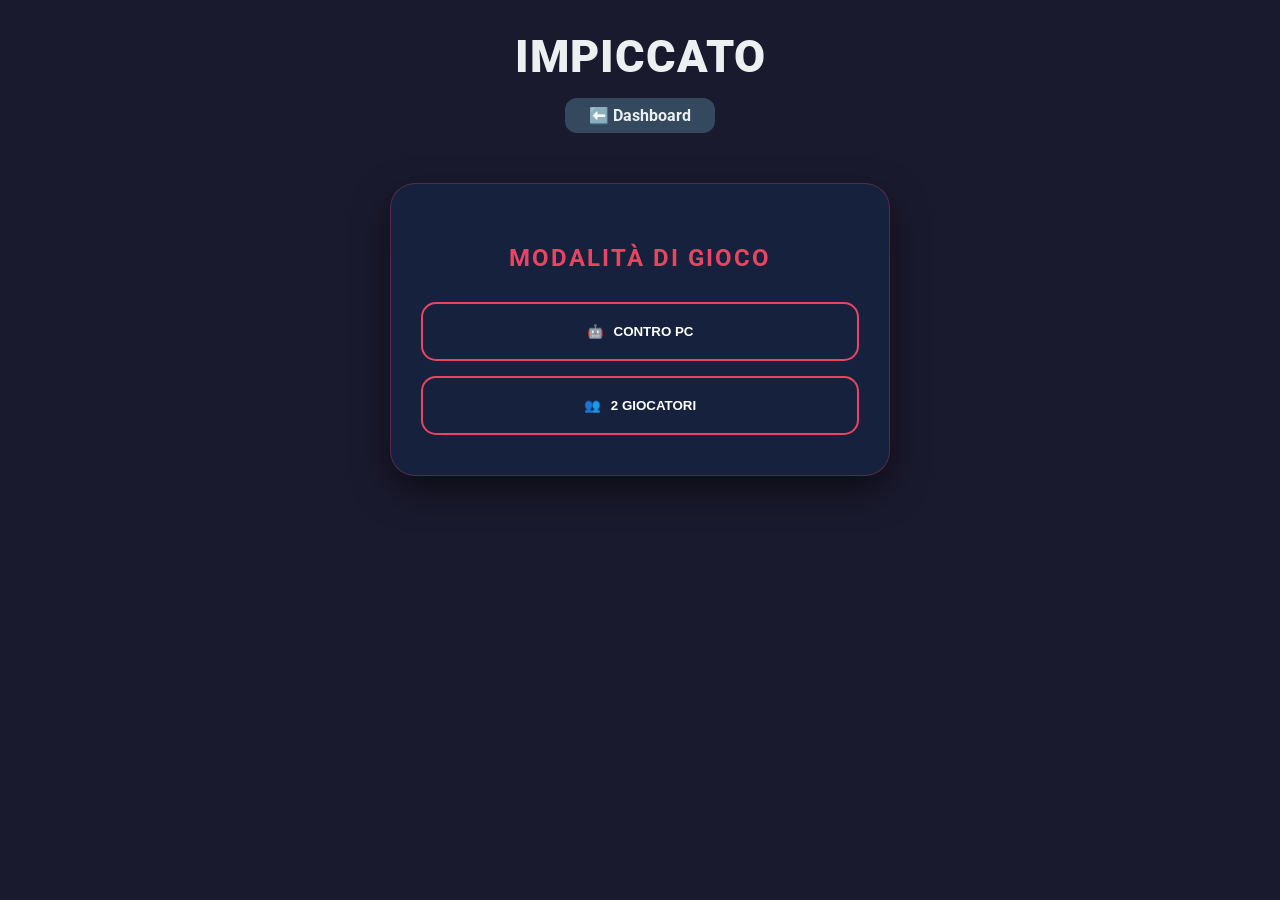
<file: giochi/impiccato/impiccato.html>
<!DOCTYPE html>
<html lang="it">
<head>
    <meta charset="UTF-8">
    <meta name="viewport" content="width=device-width, initial-scale=1.0">
    <title>Impiccato Pro - GAME+</title>
    <link rel="stylesheet" href="../../style.css">
    <link rel="stylesheet" href="impiccato-style.css">
</head>
<body>

    <div class="header-container">
        <h1 class="header-title">IMPICCATO</h1>
        <a href="../../index.html" class="user-chip" style="text-decoration: none;">⬅️ Dashboard</a>
    </div>

    <div class="game-wrapper">
        <div id="selection-screen" class="card">
            <h2>MODALITÀ DI GIOCO</h2>
            <div class="btn-group">
                <button class="btn-neon" onclick="setMode('pc')">
                    <span class="icon">🤖</span> CONTRO PC
                </button>
                <button class="btn-neon" onclick="setMode('2p')">
                    <span class="icon">👥</span> 2 GIOCATORI
                </button>
            </div>
        </div>

        <div id="setup-screen" class="card" style="display: none;">
            <h2>PAROLA SEGRETA</h2>
            <p>Inserisci la parola per il tuo amico:</p>
            <input type="password" id="secret-word-input" placeholder="Scrivi qui..." class="neon-input">
            <button class="btn-action" onclick="startTwoPlayerGame()">INIZIA SFIDA</button>
        </div>

        <div id="game-screen" class="card" style="display: none;">
            <div id="lives-container" class="lives-bar"></div>
            
            <div class="word-container">
                <div id="word-display" class="word-glow"></div>
            </div>

            <div class="input-section">
                <input type="text" id="letter-input" maxlength="1" placeholder="?" autocomplete="off">
                <button id="btn-guess" class="btn-action" onclick="makeGuess()">PROVA</button>
            </div>

            <div id="message" class="status-msg"></div>
            
            <button class="btn-restart" onclick="resetToMenu()">TORNA AL MENU</button>
        </div>
    </div>

    <script src="impiccato-logic.js"></script>

    <script src="../../anti-inspect.js"></script>
</body>
</html>
</file>
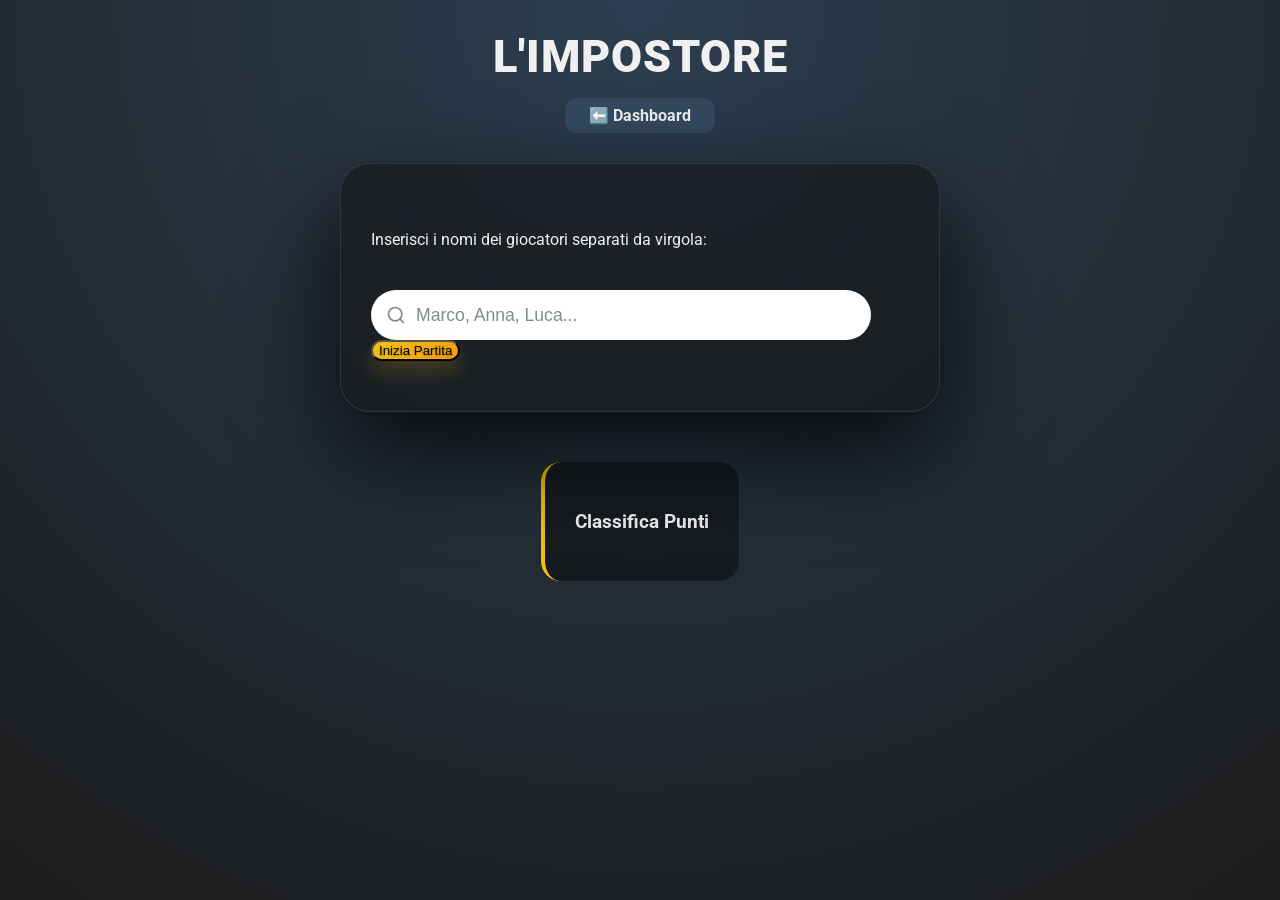
<file: giochi/impostore/impostore.html>
<!DOCTYPE html>
<html lang="it">
<head>
    <meta charset="UTF-8">
    <meta name="viewport" content="width=device-width, initial-scale=1.0">
    <title>L'Impostore - GAME+</title>
    <link rel="stylesheet" href="../../style.css">
    <link rel="stylesheet" href="impostore-style.css">
</head>
<body>

    <div class="header-container">
        <h1 class="header-title">L'IMPOSTORE</h1>
        <a href="../../index.html" class="user-chip" style="text-decoration: none;">⬅️ Dashboard</a>
    </div>

    <div id="setup-screen" class="game-container">
        <p>Inserisci i nomi dei giocatori separati da virgola:</p>
        <input type="text" id="input-nomi" placeholder="Marco, Anna, Luca..." class="search-bar">
        <button class="btn btn-primary" onclick="setupGioco()">Inizia Partita</button>
    </div>

    <div id="game-screen" class="game-container" style="display: none;">
        <h2 id="current-player-name">Giocatore: -</h2>
        <div id="word-box" class="secret-box" onclick="rivelaParola()">
            TOCCA PER VEDERE
        </div>
        <button id="btn-next" class="btn btn-secondary" onclick="prossimoTurno()" style="display: none;">PASSA TELEFONO</button>
    </div>

    <div id="vote-screen" class="game-container" style="display: none;">
        <h2>DISCUTETE E VOTATE!</h2>
        <p>Chi è l'impostore?</p>
        <div id="vote-list" class="vote-grid"></div>
    </div>

    <div id="leaderboard" class="leaderboard">
        <h3>Classifica Punti</h3>
        <ul id="punteggi-list"></ul>
    </div>

    <script src="impostore-logic.js"></script>

    <script src="../../anti-inspect.js"></script>
</body>
</html>
</file>
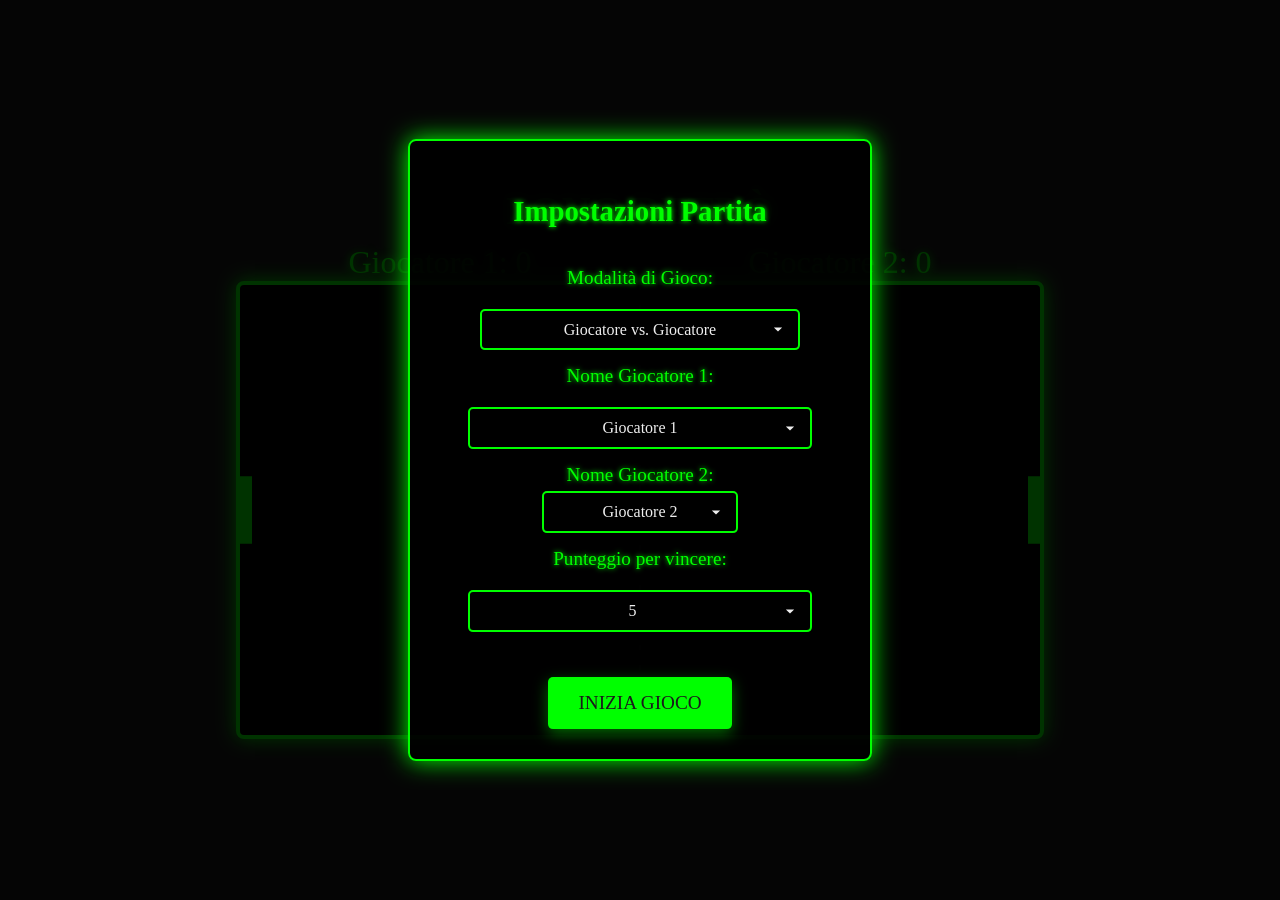
<file: giochi/pong/pong.html>
<!DOCTYPE html>
<html lang="it">
<head>
<meta charset="UTF-8" />
<meta name="viewport" content="width=device-width, initial-scale=1.0" />
<title>Gioco Pong</title>
<style>
    /* Stili globali per il corpo della pagina */
    body {
        background-color: #1a1a1a; /* Sfondo scuro per un look più moderno */
        display: flex; /* Utilizza Flexbox per centrare il contenuto */
        flex-direction: column; /* Organizza gli elementi in colonna */
        justify-content: center; /* Centra verticalmente */
        align-items: center; /* Centra orizzontalmente */
        min-height: 100vh; /* Assicura che il corpo occupi almeno l'intera altezza della viewport */
        margin: 0; /* Rimuove i margini predefiniti del browser */
        font-family: 'Press Start 2P', cursive; /* Font in stile retrò per un'atmosfera arcade */
        color: #eee; /* Colore del testo chiaro */
        overflow: hidden; /* Nasconde lo scrollbar se il contenuto è più grande della viewport */
    }

    /* Importa un font da Google Fonts per uno stile retrò */
    @import url('https://fonts.googleapis.com/css2?family=Press+Start+2P&display=swap');

    /* Stili per il titolo del gioco */
    h1 {
        font-size: 2.5rem; /* Dimensione del titolo */
        margin-bottom: 5px; /* Margine inferiore ulteriormente ridotto */
        color: #00ff00; /* Colore verde neon */
        text-shadow: 0 0 10px #00ff00; /* Ombra neon per un effetto luminoso */
    }

    /* Stili per il canvas del gioco */
    #gameCanvas {
        border: 4px solid #00ff00; /* Bordo verde neon */
        background-color: #000; /* Sfondo nero per il campo da gioco */
        box-shadow: 0 0 20px #00ff00; /* Ombra esterna neon */
        border-radius: 8px; /* Angoli arrotondati */
        display: block; /* Rimuove lo spazio extra sotto il canvas */
        width: 90%; /* Rende il canvas più fluido e responsivo */
        max-width: 800px; /* Limita la larghezza massima */
        aspect-ratio: 16 / 9; /* Modificato per allungare il campo in larghezza (rapporto 16:9) */
    }

    /* Stili per la bacheca dei punteggi */
    #scoreBoard {
        display: flex; /* Utilizza Flexbox per disporre i punteggi */
        justify-content: space-around; /* Spazia uniformemente gli elementi */
        width: 90%; /* Larghezza proporzionale */
        max-width: 800px; /* Larghezza massima */
        margin-top: 5px; /* Margine superiore ulteriormente ridotto */
        font-size: 2rem; /* Dimensione del font */
        color: #00ff00; /* Colore verde neon */
        text-shadow: 0 0 8px #00ff00; /* Ombra neon */
    }

    /* Stili per la casella dei messaggi (Game Over, ecc.) */
    #messageBox {
        background-color: rgba(0, 0, 0, 0.9); /* Sfondo più scuro per il pop-up */
        border: 2px solid #00ff00; /* Bordo verde neon */
        border-radius: 8px; /* Angoli arrotondati */
        padding: 20px; /* Spaziatura interna */
        font-size: 1.5rem; /* Dimensione del font */
        color: #00ff00; /* Colore verde neon */
        text-shadow: 0 0 5px #00ff00; /* Ombra neon */
        display: none; /* Nascosto di default, mostrato via JavaScript */
        text-align: center; /* Centra il testo */
        box-shadow: 0 0 25px #00ff00; /* Ombra esterna neon */
        
        /* Stili per il posizionamento come pop-up */
        position: fixed; /* Posizionamento fisso rispetto alla viewport */
        top: 50%; /* Centra verticalmente */
        left: 50%; /* Centra orizzontalmente */
        transform: translate(-50%, -50%); /* Trasforma per un centramento perfetto */
        z-index: 100; /* Assicura che sia sopra gli altri elementi */
        max-width: 90%; /* Larghezza massima per responsività */
        width: 400px; /* Larghezza fissa per il pop-up */

        /* Aggiunto per centrare il pulsante "Gioca Ancora" */
        display: flex; /* Usa flexbox per il layout interno */
        flex-direction: column; /* Organizza gli elementi in colonna */
        align-items: center; /* Centra orizzontalmente gli elementi figli */
        justify-content: center; /* Centra verticalmente gli elementi figli */
    }

    /* Stili per il contenitore delle impostazioni iniziali (pop-up) */
    #gameSetup {
        background-color: rgba(0, 0, 0, 0.9); /* Sfondo più scuro per il pop-up */
        border: 2px solid #00ff00;
        border-radius: 8px;
        padding: 30px;
        font-size: 1.2rem;
        color: #00ff00;
        text-shadow: 0 0 5px #00ff00;
        text-align: center;
        box-shadow: 0 0 25px #00ff00; /* Ombra più intensa */
        
        /* Stili per il posizionamento e l'overlay */
        position: fixed; /* Posizionamento fisso rispetto alla viewport */
        top: 50%; /* Centra verticalmente */
        left: 50%; /* Centra orizzontalmente */
        transform: translate(-50%, -50%); /* Trasforma per un centramento perfetto */
        z-index: 100; /* Assicura che sia sopra gli altri elementi */
        max-width: 90%; /* Larghezza massima per responsività */
        width: 400px; /* Larghezza fissa per il pop-up */

        /* Aggiunto per centrare gli elementi figli del pop-up */
        display: flex; /* Usa flexbox per il layout interno */
        flex-direction: column; /* Organizza gli elementi in colonna */
        align-items: center; /* Centra orizzontalmente gli elementi figli */
        gap: 15px; /* Spazio tra gli elementi */
    }

    /* Stili per l'overlay che oscurerà lo sfondo */
    #overlay {
        position: fixed;
        top: 0;
        left: 0;
        width: 100%;
        height: 100%;
        background-color: rgba(0, 0, 0, 0.8); /* Sfondo nero semi-trasparente */
        z-index: 99; /* Appena sotto il pop-up */
        display: none; /* Nascosto di default */
    }

    #gameSetup label {
        display: block;
        margin-bottom: 5px;
    }

    #gameSetup input[type="text"],
    #gameSetup input[type="number"],
    #gameSetup select { /* Aggiunto stile per il selettore */
        width: 80%;
        padding: 10px;
        border: 2px solid #00ff00;
        background-color: #000;
        color: #eee;
        font-family: 'Press Start 2P', cursive;
        font-size: 1rem;
        border-radius: 5px;
        text-align: center;
        outline: none; /* Rimuove il bordo di focus predefinito */
        appearance: none; /* Rimuove lo stile predefinito del sistema operativo per il select */
        -webkit-appearance: none;
        -moz-appearance: none;
        background-image: url('data:image/svg+xml;utf8,<svg fill="%23eee" height="24" viewBox="0 0 24 24" width="24" xmlns="http://www.w3.org/2000/svg"><path d="M7 10l5 5 5-5z"/><path d="M0 0h24v24H0z" fill="none"/></svg>'); /* Freccia personalizzata */
        background-repeat: no-repeat;
        background-position: right 10px center;
        background-size: 20px;
    }

    #gameSetup input[type="text"]:focus,
    #gameSetup input[type="number"]:focus,
    #gameSetup select:focus { /* Aggiunto stile per il selettore */
        box-shadow: 0 0 10px #00ff00; /* Effetto luminoso al focus */
    }

    /* Stili per i pulsanti Start e Restart */
    #startButton, #restartButton {
        background-color: #00ff00; /* Verde neon */
        color: #1a1a1a; /* Testo scuro */
        border: none; /* Rimuove il bordo */
        padding: 15px 30px; /* Spaziatura interna */
        margin-top: 30px; /* Margine superiore */
        font-family: 'Press Start 2P', cursive; /* Font in stile retrò */
        font-size: 1.2rem; /* Dimensione del font */
        border-radius: 5px; /* Angoli arrotondati */
        cursor: pointer; /* Cambia il cursore al passaggio del mouse */
        box-shadow: 0 5px 15px rgba(0, 255, 0, 0.4); /* Ombra più pronunciata */
        transition: all 0.2s ease; /* Transizione fluida per gli effetti hover/active */
    }

    /* Effetto hover per i pulsanti */
    #startButton:hover, #restartButton:hover {
        background-color: #00cc00; /* Verde leggermente più scuro */
        transform: translateY(-3px); /* Effetto "sollevamento" */
        box-shadow: 0 8px 20px rgba(0, 255, 0, 0.6); /* Ombra più grande e intensa */
    }

    /* Effetto active (quando il pulsante viene clicclato) */
    #startButton:active, #restartButton:active {
        transform: translateY(0); /* Torna alla posizione originale */
        box-shadow: 0 2px 5px rgba(0, 255, 0, 0.2); /* Ombra più piccola */
    }

    /* Stili per nascondere l'input del nome del giocatore 2 in modalità PC */
    .hidden-input {
        display: none;
    }
</style>
</head>
<body>
<h1>PONG RETRÒ</h1>

<div id="scoreBoard">
    <div id="player1Score">Giocatore 1: 0</div>
    <div id="player2Score">Giocatore 2: 0</div>
</div>

<canvas id="gameCanvas"></canvas>

<!-- Overlay per oscurare lo sfondo quando il pop-up è attivo -->
<div id="overlay"></div>

<div id="gameSetup">
    <h2>Impostazioni Partita</h2>
    
    <label for="gameModeSelect">Modalità di Gioco:</label>
    <select id="gameModeSelect">
        <option value="player-vs-player">Giocatore vs. Giocatore</option>
        <option value="player-vs-pc">Giocatore vs. PC</option>
    </select>

    <label for="player1NameInput">Nome Giocatore 1:</label>
    <input type="text" id="player1NameInput" value="Giocatore 1" maxlength="10">

    <div id="player2NameContainer">
        <label for="player2NameInput">Nome Giocatore 2:</label>
        <input type="text" id="player2NameInput" value="Giocatore 2" maxlength="10">
    </div>

    <label for="winningScoreInput">Punteggio per vincere:</label>
    <input type="number" id="winningScoreInput" value="5" min="1" max="20">

    <button id="startButton">INIZIA GIOCO</button>
</div>


<div id="messageBox">
    <p id="messageText"></p>
    <button id="restartButton" style="display: none;">GIOCA ANCORA</button>
    <a href="../../index.html" class="control-button text-center">Torna alla Home</a>
</div>

<script>
// Riferimenti agli elementi HTML del DOM
const canvas = document.getElementById('gameCanvas');
const ctx = canvas.getContext('2d'); // Contesto di rendering 2D del canvas
const player1ScoreDisplay = document.getElementById('player1Score');
const player2ScoreDisplay = document.getElementById('player2Score');
const startButton = document.getElementById('startButton');
const messageBox = document.getElementById('messageBox');
const messageText = document.getElementById('messageText');
const restartButton = document.getElementById('restartButton');
const gameSetup = document.getElementById('gameSetup'); // Nuovo elemento per le impostazioni
const player1NameInput = document.getElementById('player1NameInput'); // Input nome Giocatore 1
const player2NameInput = document.getElementById('player2NameInput'); // Input nome Giocatore 2
const winningScoreInput = document.getElementById('winningScoreInput'); // Input punteggio vittoria
const overlay = document.getElementById('overlay'); // Nuovo riferimento all'overlay
const gameModeSelect = document.getElementById('gameModeSelect'); // Selettore modalità di gioco
const player2NameContainer = document.getElementById('player2NameContainer'); // Contenitore nome Giocatore 2

// Variabili globali per le dimensioni degli elementi di gioco
let racchettaWidth;
let racchettaHeight;
let pallinaSize;

// Variabili globali per le posizioni degli elementi di gioco
let racchetta1Y; // Posizione Y della racchetta del giocatore 1
let racchetta2Y; // Posizione Y della racchetta del giocatore 2

let pallinaX; // Posizione X della pallina
let pallinaY; // Posizione Y della pallina
let velocitàPallinaX; // Velocità orizzontale della pallina
let velocitàPallinaY; // Velocità verticale della pallina

// Variabili per i punteggi dei giocatori
let player1Score = 0;
let player2Score = 0;
let winningScore = 5; // Punteggio per vincere, ora personalizzabile

let player1Name = "Giocatore 1"; // Nome Giocatore 1, ora personalizzabile
let player2Name = "Giocatore 2"; // Nome Giocatore 2, ora personalizzabile

// Variabile di stato per controllare se il gioco è in esecuzione
let gameRunning = false;
let gameMode = 'player-vs-player'; // Modalità di gioco attuale (default: Giocatore vs Giocatore)

// Oggetto per tenere traccia dello stato dei tasti premuti
const tasti = {
    W: false,
    S: false,
    Up: false,
    Down: false
};

// Event listener per la pressione dei tasti (keydown)
document.addEventListener('keydown', (e) => {
    // Imposta a true lo stato del tasto corrispondente quando viene premuto
    if (e.key === 'w' || e.key === 'W') tasti.W = true;
    if (e.key === 's' || e.key === 'S') tasti.S = true;
    if (gameMode === 'player-vs-player') { // I tasti freccia sono attivi solo in modalità PvP
        if (e.key === 'ArrowUp') tasti.Up = true;
        if (e.key === 'ArrowDown') tasti.Down = true;
    }
});

// Event listener per il rilascio dei tasti (keyup)
document.addEventListener('keyup', (e) => {
    // Imposta a false lo stato del tasto corrispondente quando viene rilasciato
    if (e.key === 'w' || e.key === 'W') tasti.W = false;
    if (e.key === 's' || e.key === 'S') tasti.S = false;
    if (gameMode === 'player-vs-player') { // I tasti freccia sono attivi solo in modalità PvP
        if (e.key === 'ArrowUp') tasti.Up = false;
        if (e.key === 'ArrowDown') tasti.Down = false;
    }
});

// Event listener per il cambio di modalità di gioco
gameModeSelect.addEventListener('change', (e) => {
    gameMode = e.target.value;
    if (gameMode === 'player-vs-pc') {
        player2NameContainer.classList.add('hidden-input'); // Nasconde l'input del nome del giocatore 2
        player2NameInput.value = "PC"; // Imposta il nome del giocatore 2 a "PC"
    } else {
        player2NameContainer.classList.remove('hidden-input'); // Mostra l'input del nome del giocatore 2
        player2NameInput.value = "Giocatore 2"; // Resetta il nome del giocatore 2
    }
});


// Funzione per inizializzare o resettare lo stato del gioco
function initializeGame() {
    // Imposta le dimensioni del canvas in base alla larghezza del suo contenitore
    const containerWidth = canvas.clientWidth;
    canvas.width = containerWidth;
    canvas.height = containerWidth * (9/16); // Modificato per un rapporto d'aspetto 16:9 (più largo)

    // Logga le dimensioni del canvas per debug
    console.log("Canvas Width:", canvas.width, "Canvas Height:", canvas.height);

    // Calcola le dimensioni degli elementi di gioco in modo proporzionale al canvas
    racchettaWidth = canvas.width * 0.015; // 1.5% della larghezza del canvas
    racchettaHeight = canvas.height * 0.15; // 15% dell'altezza del canvas
    pallinaSize = canvas.width * 0.015; // 1.5% della larghezza del canvas

    // Posizioni iniziali delle racchette (centrate verticalmente)
    racchetta1Y = (canvas.height - racchettaHeight) / 2;
    racchetta2Y = (canvas.height - racchettaHeight) / 2;

    // Posizione iniziale della pallina (centrata)
    pallinaX = canvas.width / 2;
    pallinaY = canvas.height / 2;

    // Velocità iniziale della pallina, proporzionale alla dimensione del canvas
    velocitàPallinaX = (Math.random() > 0.5 ? 1 : -1) * canvas.width * 0.006; // Direzione casuale iniziale
    velocitàPallinaY = (Math.random() > 0.5 ? 1 : -1) * canvas.height * 0.006; // Direzione casuale iniziale

    // Resetta i punteggi e aggiorna la visualizzazione
    player1Score = 0;
    player2Score = 0;
    player1ScoreDisplay.textContent = `${player1Name}: ${player1Score}`; // Usa il nome scelto
    player2ScoreDisplay.textContent = `${player2Name}: ${player2Score}`; // Usa il nome scelto

    // Nasconde la casella dei messaggi
    messageBox.style.display = 'none';
    restartButton.style.display = 'none';

    // Mostra il pop-up delle impostazioni e l'overlay
    gameSetup.style.display = 'flex';
    overlay.style.display = 'block';

    drawGame(); // Disegna lo stato iniziale del gioco
}

// Funzione per disegnare tutti gli elementi di gioco sul canvas
function drawGame() {
    ctx.clearRect(0, 0, canvas.width, canvas.height); // Pulisce l'intero canvas

    // Disegna racchetta 1 (a sinistra)
    ctx.fillStyle = '#00ff00'; // Colore verde neon
    ctx.fillRect(0, racchetta1Y, racchettaWidth, racchettaHeight);

    // Disegna racchetta 2 (a destra)
    ctx.fillRect(canvas.width - racchettaWidth, racchetta2Y, racchettaWidth, racchettaHeight);

    // Disegna la pallina (come un cerchio)
    ctx.beginPath(); // Inizia un nuovo percorso di disegno
    ctx.arc(pallinaX + pallinaSize / 2, pallinaY + pallinaSize / 2, pallinaSize / 2, 0, Math.PI * 2); // Disegna un cerchio
    ctx.fillStyle = '#ff00ff'; // Colore magenta neon
    ctx.fill(); // Riempi il cerchio

    // Disegna la linea centrale tratteggiata
    ctx.strokeStyle = '#333'; // Colore della linea
    ctx.lineWidth = 2; // Spessore della linea
    ctx.setLineDash([5, 15]); // Imposta il pattern tratteggiato (5px linea, 15px spazio)
    ctx.beginPath(); // Inizia un nuovo percorso
    ctx.moveTo(canvas.width / 2, 0); // Sposta all'inizio della linea (centro superiore)
    ctx.lineTo(canvas.width / 2, canvas.height); // Disegna la linea fino al centro inferiore
    ctx.stroke(); // Esegui il disegno della linea
    ctx.setLineDash([]); // Resetta il pattern della linea per i disegni futuri
}

// Funzione per aggiornare la logica del gioco (movimento, collisioni, punteggio)
function updateGame() {
    if (!gameRunning) return; // Se il gioco non è in esecuzione, esci dalla funzione

    const paddleSpeed = canvas.height * 0.01; // Velocità racchetta proporzionale all'altezza del canvas

    // Muovi racchetta 1 in base ai tasti W e S
    if (tasti.W && racchetta1Y > 0) racchetta1Y -= paddleSpeed;
    if (tasti.S && racchetta1Y < canvas.height - racchettaHeight) racchetta1Y += paddleSpeed;

    // Logica per il movimento della racchetta 2 (Giocatore o PC)
    if (gameMode === 'player-vs-player') {
        // Muovi racchetta 2 in base ai tasti freccia Su e Giù
        if (tasti.Up && racchetta2Y > 0) racchetta2Y -= paddleSpeed;
        if (tasti.Down && racchetta2Y < canvas.height - racchettaHeight) racchetta2Y += paddleSpeed;
    } else if (gameMode === 'player-vs-pc') {
        // Logica AI per la racchetta del PC
        const centerRacchetta2 = racchetta2Y + racchettaHeight / 2;
        const centerPallina = pallinaY + pallinaSize / 2;

        // Il PC cerca di centrare la racchetta sulla pallina
        if (centerRacchetta2 < centerPallina - racchettaHeight * 0.1) { // Aggiunto un offset per rendere l'AI meno perfetta
            racchetta2Y += paddleSpeed * 0.8; // Velocità leggermente ridotta per l'AI
        } else if (centerRacchetta2 > centerPallina + racchettaHeight * 0.1) {
            racchetta2Y -= paddleSpeed * 0.8;
        }

        // Limita la racchetta del PC all'interno del canvas
        if (racchetta2Y < 0) racchetta2Y = 0;
        if (racchetta2Y > canvas.height - racchettaHeight) racchetta2Y = canvas.height - racchettaHeight;
    }

    // Muovi la pallina in base alla sua velocità
    pallinaX += velocitàPallinaX;
    pallinaY += velocitàPallinaY;

    // Rimbalzo sui bordi superiore e inferiore del canvas
    if (pallinaY <= 0 || pallinaY + pallinaSize >= canvas.height) {
        velocitàPallinaY = -velocitàPallinaY; // Inverti la direzione verticale
        // Qui si potrebbe aggiungere un effetto sonoro o visivo per il rimbalzo
    }

    // Gestione del rimbalzo con le racchette
    // Racchetta sinistra
    if (
        pallinaX <= racchettaWidth && // La pallina ha raggiunto la posizione X della racchetta
        pallinaY + pallinaSize >= racchetta1Y && // La pallina è all'interno della racchetta verticalmente (parte inferiore)
        pallinaY <= racchetta1Y + racchettaHeight // La pallina è all'interno della racchetta verticalmente (parte superiore)
    ) {
        velocitàPallinaX = -velocitàPallinaX; // Inverti la direzione orizzontale
        // Aumenta leggermente la velocità della pallina dopo il rimbalzo per aumentare la difficoltà
        velocitàPallinaX *= 1.05;
        velocitàPallinaY *= 1.05;
        // Limita la velocità massima per evitare che diventi ingiocabile
        if (Math.abs(velocitàPallinaX) > canvas.width * 0.02) velocitàPallinaX = Math.sign(velocitàPallinaX) * canvas.width * 0.02;
        if (Math.abs(velocitàPallinaY) > canvas.height * 0.02) velocitàPallinaY = Math.sign(velocitàPallinaY) * canvas.height * 0.02;
    }

    // Racchetta destra
    if (
        pallinaX + pallinaSize >= canvas.width - racchettaWidth && // La pallina ha raggiunto la posizione X della racchetta
        pallinaY + pallinaSize >= racchetta2Y && // La pallina è all'interno della racchetta verticalmente (parte inferiore)
        pallinaY <= racchetta2Y + racchettaHeight // La pallina è all'interno della racchetta verticalmente (parte superiore)
    ) {
        velocitàPallinaX = -velocitàPallinaX; // Inverti la direzione orizzontale
        // Aumenta leggermente la velocità della pallina dopo il rimbalzo
        velocitàPallinaX *= 1.05;
        velocitàPallinaY *= 1.05;
        // Limita la velocità massima
        if (Math.abs(velocitàPallinaX) > canvas.width * 0.02) velocitàPallinaX = Math.sign(velocitàPallinaX) * canvas.width * 0.02;
        if (Math.abs(velocitàPallinaY) > canvas.height * 0.02) velocitàPallinaY = Math.sign(velocitàPallinaY) * canvas.height * 0.02;
    }

    // Gestione del punteggio o del reset se la pallina esce dal campo
    if (pallinaX < 0) { // Pallina esce a sinistra (punto per il giocatore 2)
        player2Score++; // Incrementa il punteggio del giocatore 2
        player2ScoreDisplay.textContent = `${player2Name}: ${player2Score}`; // Aggiorna la visualizzazione
        resetBall(); // Resetta la pallina al centro
        checkWinCondition(); // Controlla se il giocatore 2 ha vinto
    } else if (pallinaX + pallinaSize > canvas.width) { // Pallina esce a destra (punto per il giocatore 1)
        player1Score++; // Incrementa il punteggio del giocatore 1
        player1ScoreDisplay.textContent = `${player1Name}: ${player1Score}`; // Aggiorna la visualizzazione
        resetBall(); // Resetta la pallina al centro
        checkWinCondition(); // Controlla se il giocatore 1 ha vinto
    }
}

// Funzione per resettare la posizione e la direzione della pallina
function resetBall() {
    pallinaX = canvas.width / 2 - pallinaSize / 2; // Posiziona la pallina al centro orizzontalmente
    pallinaY = canvas.height / 2 - pallinaSize / 2; // Posiziona la pallina al centro verticalmente
    // Imposta una direzione iniziale casuale (sinistra o destra) e velocità proporzionale
    velocitàPallinaX = (Math.random() > 0.5 ? 1 : -1) * canvas.width * 0.006;
    velocitàPallinaY = (Math.random() > 0.5 ? 1 : -1) * canvas.height * 0.006;
}

// Funzione per controllare se un giocatore ha raggiunto il punteggio di vittoria
function checkWinCondition() {
    if (player1Score >= winningScore) {
        endGame(`${player1Name} HA VINTO!`); // Termina il gioco con il messaggio di vittoria per il giocatore 1
    } else if (player2Score >= winningScore) {
        endGame(`${player2Name} HA VINTO!`); // Termina il gioco con il messaggio di vittoria per il giocatore 2
    }
}

// Funzione per terminare il gioco e mostrare il messaggio finale
function endGame(message) {
    gameRunning = false; // Imposta lo stato del gioco su non in esecuzione
    messageText.textContent = message; // Imposta il testo del messaggio
    messageBox.style.display = 'flex'; // Mostra la casella dei messaggi come flexbox
    restartButton.style.display = 'block'; // Mostra il pulsante "Gioca Ancora"
    overlay.style.display = 'block'; // Mostra l'overlay quando il gioco finisce
}

// Loop di gioco principale che aggiorna e ridisegna il gioco ad ogni frame
function gameLoop() {
    updateGame(); // Aggiorna la logica del gioco
    drawGame(); // Ridisegna gli elementi sul canvas
    if (gameRunning) { // Continua il loop solo se il gioco è in esecuzione
        requestAnimationFrame(gameLoop); // Richiede il prossimo frame per un'animazione fluida
    }
}

// Event listener per il pulsante "INIZIA GIOCO"
startButton.addEventListener('click', () => {
    // Leggi i nomi e il punteggio massimo dagli input
    player1Name = player1NameInput.value.trim() || "Giocatore 1";
    gameMode = gameModeSelect.value; // Aggiorna la modalità di gioco

    if (gameMode === 'player-vs-pc') {
        player2Name = "PC";
    } else {
        player2Name = player2NameInput.value.trim() || "Giocatore 2";
    }
    
    winningScore = parseInt(winningScoreInput.value);

    // Validazione del punteggio massimo
    if (isNaN(winningScore) || winningScore < 1) {
        winningScore = 5; // Valore di default se l'input non è valido
        winningScoreInput.value = 5; // Aggiorna l'input con il valore di default
    }

    // Aggiorna la visualizzazione dei nomi e del punteggio
    player1ScoreDisplay.textContent = `${player1Name}: ${player1Score}`;
    player2ScoreDisplay.textContent = `${player2Name}: ${player2Score}`;

    gameSetup.style.display = 'none'; // Nasconde le impostazioni
    overlay.style.display = 'none'; // Nasconde l'overlay
    messageBox.style.display = 'none'; // Nasconde eventuali messaggi precedenti
    gameRunning = true; // Imposta lo stato del gioco su in esecuzione
    resetBall(); // Posiziona la pallina al centro e le dà una direzione iniziale
    gameLoop(); // Avvia il loop di gioco
});

// Event listener per il pulsante "GIOCA ANCORA"
restartButton.addEventListener('click', () => {
    initializeGame(); // Resetta completamente lo stato del gioco, mostrando le impostazioni
});

// Inizializza il gioco quando la finestra è completamente caricata
window.onload = initializeGame;

// Gestisce il ridimensionamento della finestra per mantenere la responsività
// Ricalcola le dimensioni e riposiziona gli elementi quando la finestra viene ridimensionata
window.addEventListener('resize', initializeGame);
</script>

<script src="../../anti-inspect.js"></script>
</body>
</html>
</file>
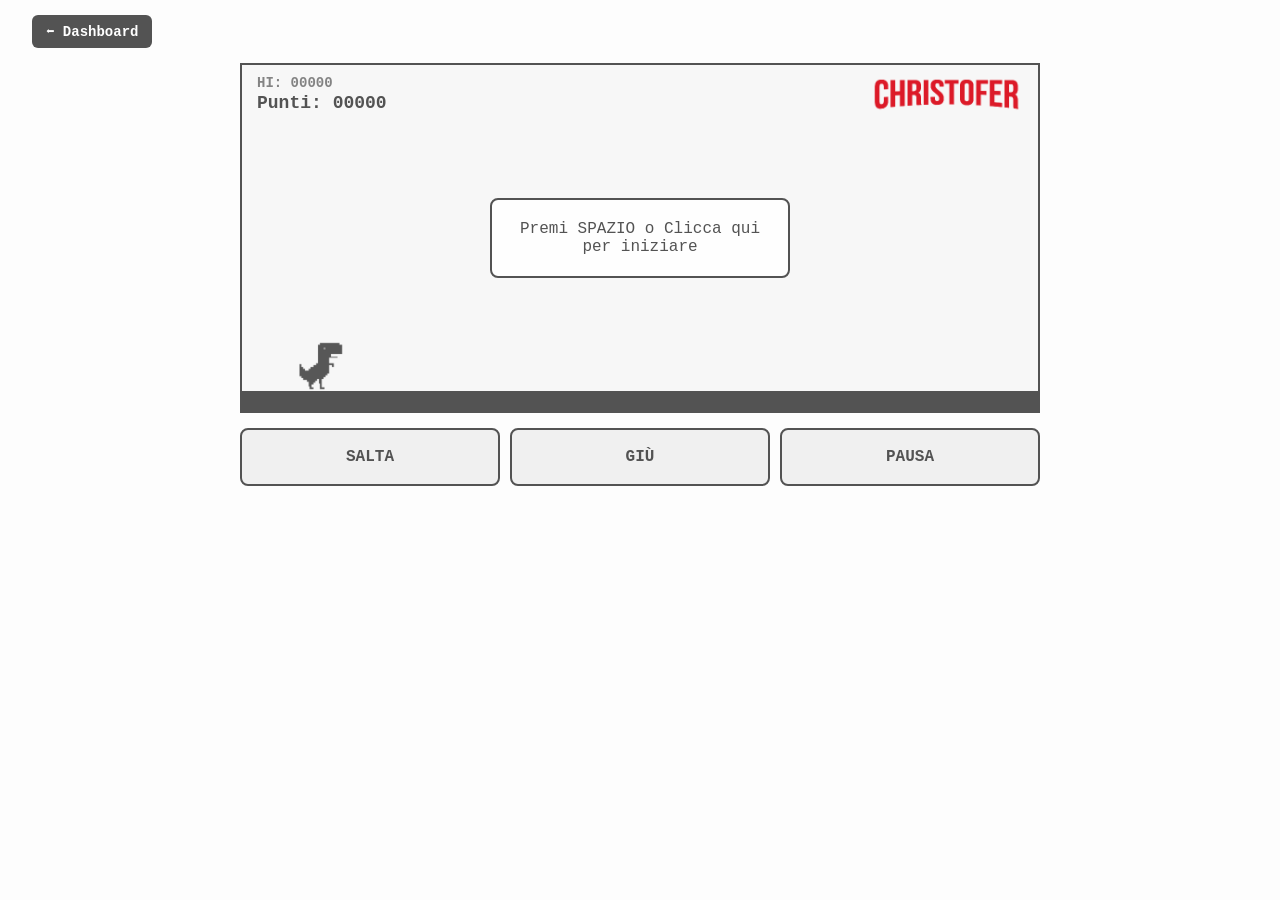
<file: giochi/rex/rex.html>
<!DOCTYPE html>
<html lang="it">
<head>
    <meta charset="UTF-8" />
    <meta name="viewport" content="width=device-width, initial-scale=1.0, maximum-scale=1.0, user-scalable=no">
    <title>Chrome Dino - GAME+</title>
    <link rel="stylesheet" href="style.css"/>
</head>
<body>
    <a href="../../index.html" class="btn-home">⬅️ Dashboard</a>

    <div id="screen">
        <div id="ui-container">
            <div id="high-score-box">HI: <span id="high-score">00000</span></div>
            <div id="score-box">Punti: <span id="current-score">00000</span></div>
        </div>

        <img src="trex1.png" id="dino" alt="Dino" />
        <img src="logo.png" id="logo" alt="Logo" /> 
        
        <div id="start-message">Premi SPAZIO o Clicca qui per iniziare</div>
        <div id="pause-message" style="display: none;">PAUSA</div>

        <div id="game-over-popup" style="display: none;">
            <h2>GAME OVER</h2>
            <p id="final-score-text"></p>
            <p>Premi SPAZIO o Clicca qui per riprovare</p>
        </div>

        <div id="ground"></div>
    </div>

    <div id="game-controls">
        <button id="btn-jump" class="control-btn">SALTA</button>
        <button id="btn-duck" class="control-btn">GIÙ</button>
        <button id="btn-pause" class="control-btn">PAUSA</button>
    </div>

    <script src="scripts.js"></script>
    <script src="../../anti-inspect.js"></script>
</body>
</html>
</file>
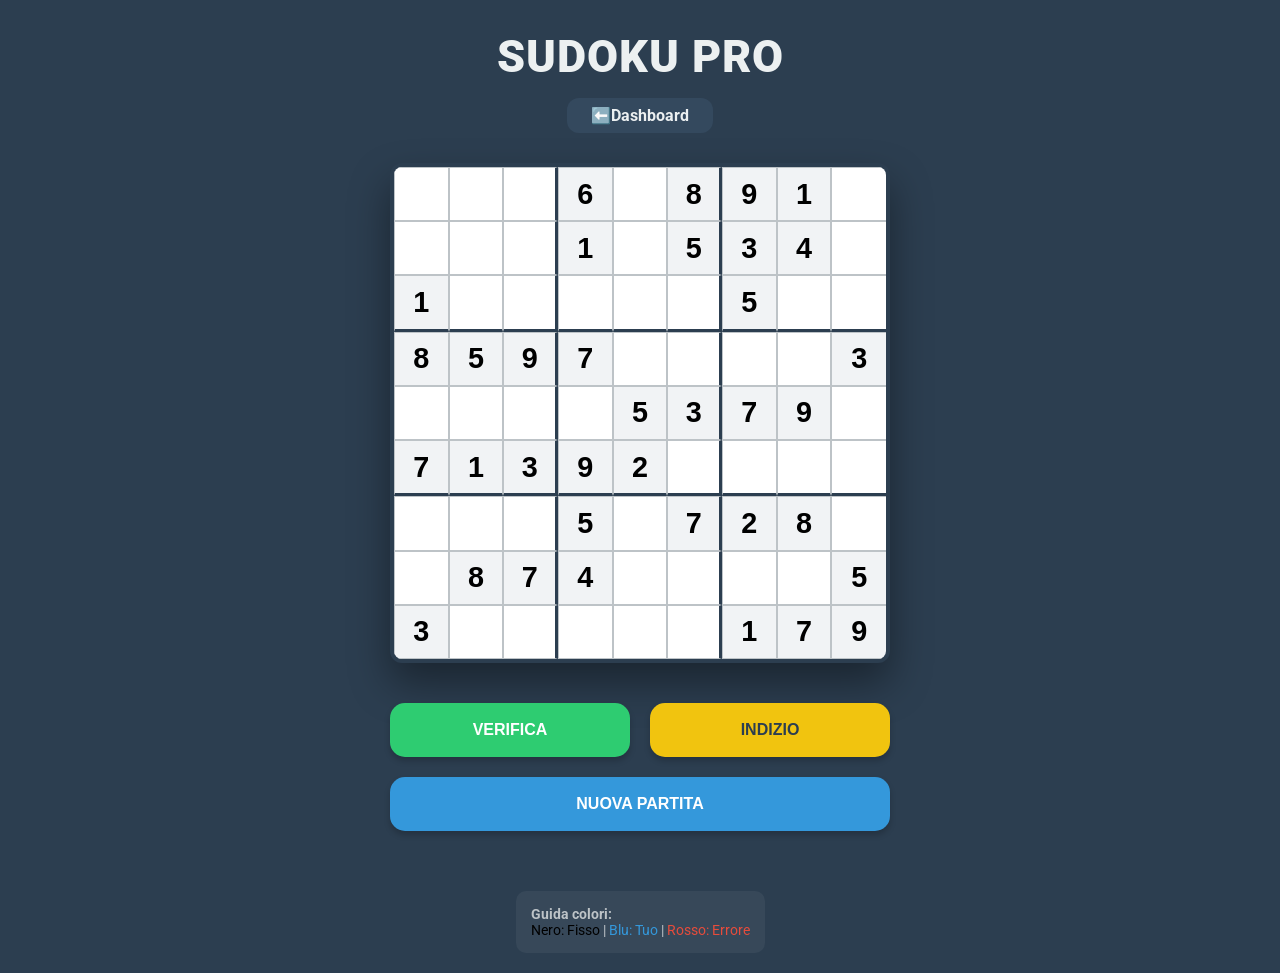
<file: giochi/sudoku/sudoku.html>
<!DOCTYPE html>
<html lang="it">
<head>
    <meta charset="UTF-8">
    <meta name="viewport" content="width=device-width, initial-scale=1.0">
    <title>Sudoku Pro - GAME+</title>
    <link rel="stylesheet" href="../../style.css">
    <link rel="stylesheet" href="sudoku-style.css">
</head>
<body>

    <div class="header-container">
        <h1 class="header-title">SUDOKU PRO</h1>
        <a href="../../index.html" class="user-chip" style="text-decoration: none;">
            <span>⬅️</span> Dashboard
        </a>
    </div>

    <div class="sudoku-wrapper">
        <div id="sudoku-grid" class="sudoku-grid"></div>

        <div class="controls-panel">
            <button class="btn-game btn-check" onclick="checkSolution()">Verifica</button>
            <button class="btn-game btn-hint" onclick="getHint()">Indizio</button>
            <button class="btn-game btn-new" onclick="startNewGame()">Nuova Partita</button>
        </div>
        
        <div class="legend">
            <b>Guida colori:</b><br>
            <span style="color: #000">Nero: Fisso</span> | 
            <span style="color: #3498db">Blu: Tuo</span> | 
            <span style="color: #e74c3c">Rosso: Errore</span>
        </div>
    </div>

    <script src="sudoku-logic.js"></script>
    <script src="../../anti-inspect.js"></script>
</body>
</html>
</file>
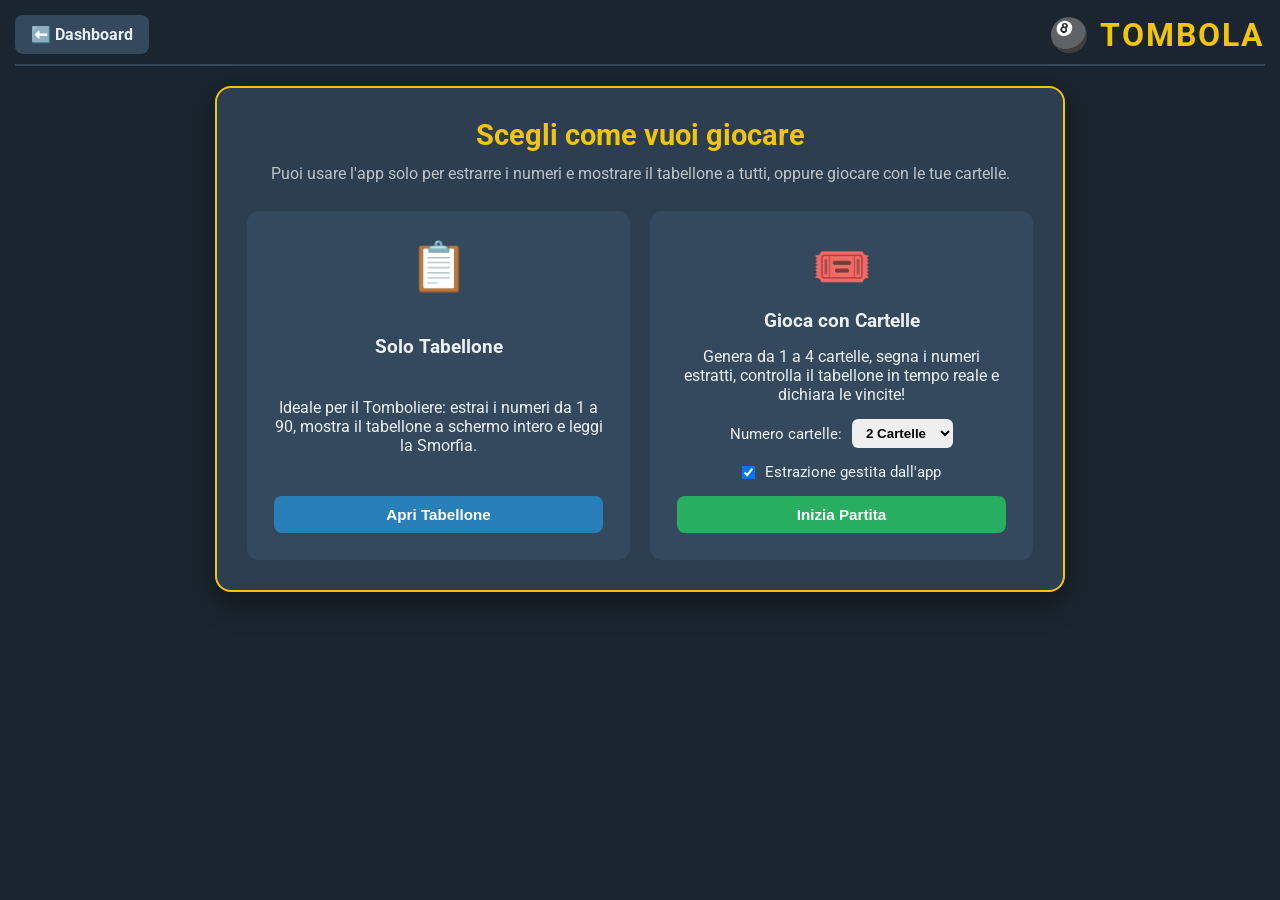
<file: giochi/tombola/tombola.html>
<!DOCTYPE html>
<html lang="it">
<head>
    <meta charset="UTF-8">
    <meta name="viewport" content="width=device-width, initial-scale=1.0">
    <title>Tombola Napoletana - GAME+</title>
    <link rel="stylesheet" href="tombola-style.css">
</head>
<body>

    <div class="top-bar">
        <a href="../../index.html" class="btn-home">⬅️ Dashboard</a>
        <h1>🎱 TOMBOLA</h1>
        <button id="btn-change-mode" class="btn-secondary hidden" onclick="tornaAlMenu()">Cambia Modalità</button>
    </div>

    <!-- SCHERMATA DI SELEZIONE MODALITÀ -->
    <div id="setup-screen" class="card-panel">
        <h2>Scegli come vuoi giocare</h2>
        <p class="subtitle">Puoi usare l'app solo per estrarre i numeri e mostrare il tabellone a tutti, oppure giocare con le tue cartelle.</p>

        <div class="mode-grid">
            <div class="mode-card" onclick="avviaModalitaTabellone()">
                <div class="mode-icon">📋</div>
                <h3>Solo Tabellone</h3>
                <p>Ideale per il Tomboliere: estrai i numeri da 1 a 90, mostra il tabellone a schermo intero e leggi la Smorfia.</p>
                <button class="btn-primary">Apri Tabellone</button>
            </div>

            <div class="mode-card">
                <div class="mode-icon">🎟️</div>
                <h3>Gioca con Cartelle</h3>
                <p>Genera da 1 a 4 cartelle, segna i numeri estratti, controlla il tabellone in tempo reale e dichiara le vincite!</p>
                
                <div class="cartelle-selector">
                    <label for="num-cartelle">Numero cartelle:</label>
                    <select id="num-cartelle">
                        <option value="1">1 Cartella</option>
                        <option value="2" selected>2 Cartelle</option>
                        <option value="3">3 Cartelle</option>
                        <option value="4">4 Cartelle</option>
                    </select>
                </div>

                <div class="auto-extract-option">
                    <input type="checkbox" id="chk-auto-extract" checked>
                    <label for="chk-auto-extract">Estrazione gestita dall'app</label>
                </div>

                <button class="btn-success" onclick="avviaModalitaGiocatore()">Inizia Partita</button>
            </div>
        </div>
    </div>

    <!-- AREA DI GIOCO PRINCIPALE -->
    <div id="game-screen" class="game-layout hidden">
        
        <!-- PANNELLO CONTROLLO E NUMERO ESTRATTO -->
        <div class="control-banner">
            <div class="last-number-box">
                <span class="label">ULTIMO NUMERO</span>
                <div id="current-number" class="number-ball">--</div>
                <div id="smorfia-text" class="smorfia">Pronto per iniziare!</div>
            </div>

            <div class="actions-box">
                <div class="stats-row">
                    <span>Estratti: <strong id="extracted-count">0</strong>/90</span>
                    <span>Rimanenti: <strong id="remaining-count">90</strong></span>
                </div>

                <div class="history-box">
                    <span class="history-label">Ultimi usciti:</span>
                    <div id="last-numbers-list" class="history-balls"></div>
                </div>

                <div class="btn-group">
                    <button id="btn-extract" class="btn-primary btn-large" onclick="estraiNumero()">🎲 Estrai Numero</button>
                    <button id="btn-toggle-board" class="btn-info" onclick="toggleTabelloneMobile()">👁️ Mostra/Nascondi Tabellone</button>
                    <button class="btn-danger" onclick="resetPartita()">🔄 Nuova Partita</button>
                </div>

                <!-- Inserimento manuale se l'estrazione avviene con il panariello fisico -->
                <div id="manual-input-box" class="manual-box hidden">
                    <input type="number" id="manual-number-input" min="1" max="90" placeholder="N° uscito (1-90)">
                    <button class="btn-secondary" onclick="inserisciNumeroManuale()">Segna</button>
                </div>
            </div>
        </div>

        <!-- BANNER VINCITE -->
        <div id="prizes-bar" class="prizes-bar">
            <span class="prize-badge" id="prize-ambo">Ambo</span>
            <span class="prize-badge" id="prize-terno">Terno</span>
            <span class="prize-badge" id="prize-quaterna">Quaterna</span>
            <span class="prize-badge" id="prize-cinquina">Cinquina</span>
            <span class="prize-badge" id="prize-tombola">TOMBOLA</span>
        </div>

        <!-- CONTENITORE DINAMICO: CARTELLE + TABELLONE -->
        <div class="play-area" id="play-area">
            
            <!-- SEZIONE CARTELLE GIOCATORE -->
            <div id="player-cards-section" class="cards-section hidden">
                <div class="section-header">
                    <h2>🎟️ Le tue Cartelle</h2>
                    <label class="auto-mark-toggle">
                        <input type="checkbox" id="chk-auto-mark" checked> Segna automaticamente
                    </label>
                </div>
                <div id="cards-container" class="cards-grid"></div>
            </div>

            <!-- SEZIONE TABELLONE 1-90 -->
            <div id="tabellone-section" class="tabellone-section">
                <div class="section-header">
                    <h2>📋 Tabellone (1 - 90)</h2>
                    <span class="hint">Clicca su un numero per segnarlo/rimuoverlo manualmente</span>
                </div>
                <div id="tabellone-grid" class="tabellone-grid"></div>
            </div>

        </div>
    </div>

    <!-- POPUP VINCITA -->
    <div id="win-modal" class="modal-overlay hidden">
        <div class="modal-content">
            <h2 id="win-title">🎉 COMPLIMENTI!</h2>
            <p id="win-message"></p>
            <button class="btn-primary" onclick="chiudiModal()">Continua</button>
        </div>
    </div>

    <script src="tombola-logic.js"></script>
    <script src="../../anti-inspect.js"></script>
</body>
</html>
</file>
<file: style.css>
/* =========================================
   IMPORTAZIONE FONT & VARIABILI
   ========================================= */
@import url('https://fonts.googleapis.com/css2?family=Roboto:wght@400;700;900&display=swap');

:root {
    --bg-main: #2C3E50;       /* Colore di sfondo esatto della foto */
    --text-light: #ECF0F1;
    --chip-bg: #34495E;
}

/* =========================================
   RESET E STILI GENERALI
   ========================================= */
* {
    box-sizing: border-box;
}

body {
    font-family: 'Roboto', sans-serif;
    background-color: var(--bg-main);
    color: var(--text-light);
    margin: 0;
    padding: 20px;
    display: flex;
    flex-direction: column;
    align-items: center;
    min-height: 100vh;
}

/* =========================================
   HEADER & RICERCA (Stile esatto foto)
   ========================================= */
.header-container {
    width: 100%;
    max-width: 800px;
    text-align: center;
    margin-bottom: 30px;
    margin-top: 10px;
    display: flex;
    flex-direction: column;
    align-items: center;
}

.header-title {
    font-size: 2.8rem;
    font-weight: 900;
    margin: 0 0 15px 0;
    letter-spacing: 1px;
}

.user-chip {
    display: inline-flex;
    align-items: center;
    background-color: var(--chip-bg);
    padding: 8px 24px;
    border-radius: 12px;
    text-decoration: none;
    color: var(--text-light);
    font-weight: bold;
    font-size: 1rem;
    cursor: pointer;
    border: none;
}

.chip-icon {
    margin-right: 8px;
}

.search-bar {
    width: 100%;
    max-width: 500px;
    height: 50px;
    border-radius: 50px; /* Bordi arrotondati come nella foto */
    border: none;
    padding: 0 20px 0 45px; /* Spazio a sinistra per l'icona */
    background-color: white;
    color: #2C3E50;
    font-size: 1.1rem;
    outline: none;
    margin-top: 25px;
    
    /* Simula l'icona della lente d'ingrandimento */
    background-image: url('data:image/svg+xml;utf8,<svg xmlns="http://www.w3.org/2000/svg" width="20" height="20" viewBox="0 0 24 24" fill="none" stroke="%237F8C8D" stroke-width="2" stroke-linecap="round" stroke-linejoin="round"><circle cx="11" cy="11" r="8"/><line x1="21" y1="21" x2="16.65" y2="16.65"/></svg>');
    background-repeat: no-repeat;
    background-position: 15px center;
}

.search-bar::placeholder {
    color: #7F8C8D;
}

/* =========================================
   GRIGLIA RESPONSIVA (Telefono vs PC)
   ========================================= */
.game-grid {
    display: grid;
    width: 100%;
    max-width: 1200px; /* Limite massimo di larghezza per i mega schermi */
    
    /* IMPOSTAZIONE BASE PER TELEFONO: 2 colonne fisse */
    grid-template-columns: repeat(2, 1fr);
    gap: 20px; 
    
    padding: 10px;
    justify-items: center;
}

/* IMPOSTAZIONE PER PC E TABLET: Si espande in automatico */
@media (min-width: 600px) {
    .game-grid {
        /* Crea quante più colonne possibili larghe almeno 160px */
        grid-template-columns: repeat(auto-fit, minmax(160px, 1fr));
        gap: 35px;
    }
}

/* =========================================
   CARD GIOCO E IMMAGINI
   ========================================= */
.game-item {
    width: 100%;
    max-width: 180px;
    aspect-ratio: 1 / 1; /* Mantiene la proporzione quadrata perfetta */
    display: flex;
    justify-content: center;
    align-items: center;
    text-decoration: none;
    transition: transform 0.2s ease, opacity 0.2s ease;
    background: transparent; /* Nessuno sfondo squadrato! */
}

/* Effetto interattivo al passaggio del mouse o al tocco */
.game-item:hover {
    transform: scale(1.05);
}

.game-item:active {
    transform: scale(0.95);
    opacity: 0.8;
}

.icon-wrapper {
    width: 100%;
    height: 100%;
    display: flex;
    justify-content: center;
    align-items: center;
}

/* Le immagini PNG sono i veri distintivi */
.game-img {
    width: 100%;
    height: 100%;
    object-fit: contain;
    /* Un'ombra leggerissima per staccare i distintivi dallo sfondo */
    filter: drop-shadow(0 4px 6px rgba(0,0,0,0.3));
}

/* Nascondiamo il testo HTML perché nella foto è già integrato nel design del logo */
.game-label {
    display: none;
}

/* =========================================
   FALLBACK PER GIOCHI SENZA IMMAGINE (Solo Emoji)
   ========================================= */
/* Se nel tuo HTML hai ancora giochi con le emoji (es. 🏓 per Pong) 
   creiamo un cerchio di emergenza per non farli sembrare rotti */
.icon-wrapper:not(:has(img)) {
    background-color: var(--chip-bg);
    border-radius: 50%;
    font-size: 4rem;
    width: 130px;
    height: 130px;
    box-shadow: 0 4px 6px rgba(0,0,0,0.3);
}



/* =========================================
   FOOTER ALTRE WEB APP
   ========================================= */
.platform-footer {
    width: 100%;
    max-width: 1200px;
    margin-top: auto;
    padding-top: 40px;
    padding-bottom: 15px;
    text-align: center;
}

.footer-divider {
    height: 1px;
    background: rgba(236, 240, 241, 0.15);
    margin-bottom: 20px;
}

.footer-title {
    font-size: 0.9rem;
    text-transform: uppercase;
    letter-spacing: 1px;
    color: #BDC3C7;
    margin-bottom: 15px;
    font-weight: 700;
}

.apps-links {
    display: flex;
    justify-content: center;
    flex-wrap: wrap;
    gap: 12px;
}

.app-pill {
    display: inline-flex;
    align-items: center;
    gap: 8px;
    background-color: var(--chip-bg);
    color: var(--text-light);
    text-decoration: none;
    padding: 8px 18px;
    border-radius: 50px;
    font-weight: bold;
    font-size: 0.95rem;
    border: 1px solid rgba(255, 255, 255, 0.08);
    transition: transform 0.2s ease, background-color 0.2s ease, box-shadow 0.2s ease;
}

.app-pill:hover {
    background-color: #3d566e;
    transform: translateY(-2px);
    box-shadow: 0 4px 10px rgba(0, 0, 0, 0.25);
}

.app-pill-icon {
    width: 22px;
    height: 22px;
    border-radius: 50%;
    object-fit: cover;
}

.app-pill-emoji {
    font-size: 1.1rem;
}
</file>
<file: giochi/impiccato/impiccato-style.css>
/* impiccato-style.css */
:root {
    --neon-pink: #e94560;
    --dark-blue: #1a1a2e;
    --card-bg: #16213e;
    --neon-green: #00ff88;
}

body {
    background-color: var(--dark-blue);
    display: flex;
    flex-direction: column;
    align-items: center;
}

.game-wrapper {
    width: 95%;
    max-width: 500px;
    margin-top: 20px;
    perspective: 1000px;
}

.card {
    background: var(--card-bg);
    padding: 40px 30px;
    border-radius: 25px;
    border: 1px solid rgba(233, 69, 96, 0.3);
    box-shadow: 0 15px 35px rgba(0,0,0,0.5);
    text-align: center;
    animation: slideUp 0.5s ease-out;
}

h2 {
    color: var(--neon-pink);
    letter-spacing: 2px;
    margin-bottom: 30px;
}

/* Modalità Selezione */
.btn-group {
    display: flex;
    flex-direction: column;
    gap: 15px;
}

.btn-neon {
    background: transparent;
    border: 2px solid var(--neon-pink);
    color: white;
    padding: 20px;
    border-radius: 15px;
    font-weight: bold;
    cursor: pointer;
    transition: 0.3s;
    display: flex;
    align-items: center;
    justify-content: center;
    gap: 10px;
}

.btn-neon:hover {
    background: var(--neon-pink);
    box-shadow: 0 0 20px var(--neon-pink);
}

/* Area Gioco */
.lives-bar {
    font-size: 1.2rem;
    margin-bottom: 25px;
    color: #fff;
}

.word-glow {
    font-size: 2.5rem;
    font-weight: 900;
    color: white;
    text-shadow: 0 0 10px var(--neon-pink);
    letter-spacing: 12px;
    margin: 30px 0;
    text-transform: uppercase;
}

.input-section {
    display: flex;
    gap: 10px;
    justify-content: center;
}

#letter-input {
    width: 60px;
    height: 60px;
    background: #0f3460;
    border: 2px solid var(--neon-pink);
    border-radius: 12px;
    color: white;
    font-size: 1.8rem;
    text-align: center;
}

.btn-action {
    background: var(--neon-pink);
    color: white;
    border: none;
    padding: 0 25px;
    border-radius: 12px;
    font-weight: 800;
    cursor: pointer;
}

.neon-input {
    width: 100%;
    padding: 15px;
    background: #0f3460;
    border: 2px solid var(--neon-pink);
    border-radius: 12px;
    color: white;
    margin-bottom: 20px;
}

.status-msg {
    margin-top: 20px;
    font-size: 1.1rem;
    font-weight: bold;
    min-height: 24px;
}

.btn-restart {
    margin-top: 30px;
    background: rgba(255,255,255,0.05);
    color: #888;
    border: none;
    padding: 10px;
    cursor: pointer;
}

@keyframes slideUp {
    from { opacity: 0; transform: translateY(50px); }
    to { opacity: 1; transform: translateY(0); }
}
</file>
<file: giochi/impostore/impostore-style.css>
/* =========================================
   VARIABILI E SFONDO
   ========================================= */
:root {
    --accent: #f1c40f;
    --danger: #e74c3c;
    --success: #2ecc71;
    --glass: rgba(255, 255, 255, 0.03);
    --glass-border: rgba(255, 255, 255, 0.1);
}

body {
    background: radial-gradient(circle at top, #2c3e50, #1c1c1c);
    color: #f0f0f0;
}

/* =========================================
   CONTAINER AD ALTO CONTRASTO
   ========================================= */
.game-container {
    background: rgba(20, 20, 20, 0.6);
    backdrop-filter: blur(15px);
    -webkit-backdrop-filter: blur(15px);
    padding: 50px 30px;
    border-radius: 30px;
    border: 1px solid var(--glass-border);
    box-shadow: 0 40px 100px rgba(0,0,0,0.8);
    width: 100%;
    max-width: 600px;
    animation: fadeIn 0.6s cubic-bezier(0.23, 1, 0.32, 1);
}

/* =========================================
   SECRET BOX (EFFETTO NEON)
   ========================================= */
.secret-box {
    position: relative;
    background: #0a0a0a;
    height: 200px;
    border: 2px solid var(--accent);
    border-radius: 25px;
    display: flex;
    flex-direction: column;
    align-items: center;
    justify-content: center;
    font-size: 2rem;
    letter-spacing: 2px;
    box-shadow: inset 0 0 20px rgba(241, 196, 15, 0.1), 0 0 15px rgba(241, 196, 15, 0.2);
    transition: all 0.5s ease;
}

.secret-box:hover {
    box-shadow: 0 0 30px rgba(241, 196, 15, 0.4);
    transform: scale(1.02);
}

.secret-box.revealed {
    border-color: var(--success);
    text-shadow: 0 0 10px rgba(46, 204, 113, 0.5);
}

/* =========================================
   PULSANTI "GAMING"
   ========================================= */
.btn {
    position: relative;
    overflow: hidden;
    transition: all 0.3s cubic-bezier(0.4, 0, 0.2, 1);
    border-radius: 16px;
    text-shadow: 0 1px 2px rgba(0,0,0,0.3);
}

.btn-primary {
    background: linear-gradient(135deg, #f1c40f, #f39c12);
    color: #000;
    box-shadow: 0 10px 20px rgba(241, 196, 15, 0.2);
}

.btn-primary:hover {
    filter: brightness(1.2);
    transform: translateY(-4px);
    box-shadow: 0 15px 30px rgba(241, 196, 15, 0.3);
}

.btn-vote {
    background: var(--glass);
    border: 1px solid var(--danger);
    color: var(--danger);
    padding: 20px;
    font-weight: 700;
    font-size: 1.1rem;
    transition: 0.3s;
}

.btn-vote:hover {
    background: var(--danger);
    color: white;
    box-shadow: 0 0 20px rgba(231, 76, 60, 0.4);
}

/* =========================================
   CLASSIFICA STILE CYBERPUNK
   ========================================= */
.leaderboard {
    margin-top: 50px;
    background: rgba(0, 0, 0, 0.4);
    border-radius: 20px;
    padding: 30px;
    border-left: 4px solid var(--accent);
}

#punteggi-list li {
    background: linear-gradient(90deg, rgba(255,255,255,0.05), transparent);
    margin-bottom: 8px;
    padding: 12px 20px;
    border-radius: 10px;
    border: 1px solid transparent;
    transition: 0.3s;
}

#punteggi-list li:hover {
    border-color: var(--glass-border);
    background: rgba(255,255,255,0.08);
}

/* =========================================
   ANIMAZIONI
   ========================================= */
@keyframes fadeIn {
    from { opacity: 0; transform: translateY(30px) scale(0.95); }
    to { opacity: 1; transform: translateY(0) scale(1); }
}
</file>
<file: giochi/rex/style.css>
*, *::before, *::after {
    margin: 0;
    padding: 0;
    box-sizing: border-box;
    user-select: none;
    -webkit-user-select: none;
}

body {
    background-color: #fdfdfd;
    transition: background-color 0.5s ease;
    font-family: 'Courier New', Courier, monospace;
}

.btn-home {
    display: inline-block;
    margin: 15px 0 0 2.5vw;
    padding: 8px 14px;
    background-color: #535353;
    color: #fff;
    text-decoration: none;
    font-weight: bold;
    border-radius: 6px;
    font-size: 14px;
    transition: background-color 0.2s ease;
}

.btn-home:hover {
    background-color: #333;
}

body.dark-mode .btn-home {
    background-color: #3c4043;
    color: #e8eaed;
}

/* Modalità Giorno (Default) */
#screen {
    width: 95vw;
    max-width: 800px;
    height: 350px;
    margin: 15px auto;
    border: 2px solid #535353;
    position: relative;
    background-color: #f7f7f7;
    overflow: hidden;
    transition: background-color 0.5s ease, border-color 0.5s ease;
}

/* Modalità Notte */
body.dark-mode {
    background-color: #202124;
}

body.dark-mode #screen {
    background-color: #202124;
    border-color: #5f6368;
}

body.dark-mode #ui-container, 
body.dark-mode #start-message,
body.dark-mode #pause-message,
body.dark-mode #game-over-popup {
    color: #e8eaed;
}

body.dark-mode #ground {
    background-color: #5f6368;
}

body.dark-mode #dino, 
body.dark-mode #logo,
body.dark-mode .cactus-enemy {
    filter: invert(1);
}

/* UI Elements */
#ui-container {
    position: absolute;
    top: 10px;
    left: 15px;
    z-index: 20;
    color: #535353;
    font-size: 18px;
    font-weight: bold;
}

#high-score-box {
    font-size: 14px;
    opacity: 0.7;
    margin-bottom: 2px;
}

#logo {
    position: absolute;
    top: 10px;
    right: 15px;
    height: 40px;
    opacity: 1;
    transition: filter 0.5s ease;
}

#ground {
    position: absolute;
    bottom: 0;
    left: 0;
    width: 100%;
    height: 20px;
    background-color: #535353;
    transition: background-color 0.5s ease;
}

/* Dino & Animazioni */
#dino {
    height: 50px;
    position: absolute; 
    bottom: 20px;
    left: 50px;
    z-index: 10;
    transition: filter 0.5s ease;
}

.dino-duck {
    height: 32px !important;
}

.jump {
    animation: jump 0.65s cubic-bezier(0.25, 1, 0.50, 1);
}

.paused-anim {
    animation-play-state: paused !important;
}

@keyframes jump {
    0% { bottom: 20px; }
    45% { bottom: 145px; }
    100% { bottom: 20px; }
}

/* Nemici */
.enemy-instance {
    position: absolute; 
    z-index: 5;
}

.cactus-enemy {
    display: block;
    transition: filter 0.5s ease;
}

/* Pterodattilo in Pixel-Art CSS nativo */
.bird-enemy {
    width: 44px;
    height: 28px;
    background-color: #535353;
    clip-path: polygon(0% 45%, 25% 20%, 65% 20%, 100% 40%, 85% 75%, 50% 55%, 15% 75%);
    animation: wingFlap 0.2s steps(2) infinite;
}

body.dark-mode .bird-enemy {
    background-color: #e8eaed;
}

@keyframes wingFlap {
    0% { transform: scaleY(1); }
    100% { transform: scaleY(-0.85) translateY(-6px); }
}

/* Schermate e Popup */
#start-message, #pause-message, #game-over-popup {
    position: absolute;
    top: 50%;
    left: 50%;
    transform: translate(-50%, -50%);
    text-align: center;
    background-color: rgba(255, 255, 255, 0.92);
    padding: 20px;
    border: 2px solid #535353;
    border-radius: 8px;
    z-index: 100;
    color: #535353;
    width: 80%;
    max-width: 300px;
    cursor: pointer;
}

body.dark-mode #start-message, 
body.dark-mode #pause-message, 
body.dark-mode #game-over-popup {
    background-color: rgba(32, 33, 36, 0.92);
    border-color: #5f6368;
}

#game-over-popup h2 {
    margin-bottom: 10px;
    color: #d32f2f;
}

body.dark-mode #game-over-popup h2 {
    color: #ff6b6b;
}

/* Controlli */
#game-controls {
    display: flex;
    justify-content: space-between;
    gap: 10px;
    width: 95vw;
    max-width: 800px;
    margin: 15px auto;
}

.control-btn {
    flex: 1;
    padding: 18px 0;
    font-family: 'Courier New', Courier, monospace;
    font-size: 16px;
    font-weight: bold;
    color: #535353;
    background-color: #f0f0f0;
    border: 2px solid #535353;
    border-radius: 8px;
    outline: none;
    cursor: pointer;
    touch-action: none;
    transition: background-color 0.1s ease;
}

.control-btn:hover { background-color: #e5e5e5; }
.control-btn:active { background-color: #dbdbdb; }

body.dark-mode .control-btn {
    color: #e8eaed;
    background-color: #3c4043;
    border-color: #5f6368;
}

body.dark-mode .control-btn:hover { background-color: #4e5256; }
body.dark-mode .control-btn:active { background-color: #5f6368; }
</file>
<file: giochi/sudoku/sudoku-style.css>
/* Container principale */
.sudoku-wrapper {
    display: flex;
    flex-direction: column;
    align-items: center;
    gap: 40px;
    width: 100%;
    max-width: 500px;
    animation: fadeIn 0.8s ease-out;
}

/* La Griglia */
.sudoku-grid {
    display: grid;
    grid-template-columns: repeat(9, 1fr);
    background-color: #2C3E50;
    border: 4px solid #2C3E50;
    border-radius: 12px;
    overflow: hidden;
    box-shadow: 0 20px 40px rgba(0,0,0,0.4);
    width: 100%;
    aspect-ratio: 1;
}

.sudoku-cell {
    width: 100%;
    height: 100%;
    background-color: #ffffff;
    border: 0.5px solid #bdc3c7;
    text-align: center;
    font-size: clamp(1.2rem, 4vw, 1.8rem);
    font-weight: 700;
    color: #2c3e50;
    outline: none;
    transition: all 0.2s ease;
    cursor: pointer;
    padding: 0;
    display: flex;
    align-items: center;
    justify-content: center;
}

.sudoku-cell:hover:not([readonly]) {
    background-color: #ecf0f1;
    transform: scale(1.05);
    z-index: 10;
}

/* Separatori blocchi 3x3 */
.sudoku-cell:nth-child(3n) { border-right: 3px solid #2C3E50; }
.sudoku-cell:nth-child(9n) { border-right: none; }
.sudoku-cell:nth-child(n+19):nth-child(-n+27),
.sudoku-cell:nth-child(n+46):nth-child(-n+54) {
    border-bottom: 3px solid #2C3E50;
}

/* Stati speciali */
.sudoku-cell.fixed { background-color: #f1f3f5 !important; color: #000; cursor: default; }
.sudoku-cell.user-input { color: #3498db; }
.sudoku-cell.error { background-color: #ffebf0 !important; color: #e74c3c !important; animation: shake 0.3s; }
.sudoku-cell.hint { color: #9b59b6; background-color: #f3e5f5 !important; font-style: italic; }

/* Controlli */
.controls-panel {
    display: grid;
    grid-template-columns: 1fr 1fr;
    gap: 20px;
    width: 100%;
}

.btn-game {
    padding: 18px;
    border-radius: 15px;
    border: none;
    font-size: 1rem;
    font-weight: 700;
    text-transform: uppercase;
    cursor: pointer;
    transition: all 0.3s;
    box-shadow: 0 4px 6px rgba(0,0,0,0.2);
}

.btn-check { background: #2ecc71; color: white; }
.btn-hint { background: #f1c40f; color: #2c3e50; }
.btn-new { background: #3498db; color: white; grid-column: span 2; }

.legend {
    margin-top: 20px;
    padding: 15px;
    background: rgba(255,255,255,0.05);
    border-radius: 10px;
    font-size: 0.85rem;
    color: #bdc3c7;
}

@keyframes shake {
    0%, 100% { transform: translateX(0); }
    25% { transform: translateX(-5px); }
    75% { transform: translateX(5px); }
}

@keyframes fadeIn {
    from { opacity: 0; transform: translateY(20px); }
    to { opacity: 1; transform: translateY(0); }
}
</file>
<file: giochi/tombola/tombola-style.css>
@import url('https://fonts.googleapis.com/css2?family=Roboto:wght@400;700;900&display=swap');

:root {
    --bg-dark: #1a252f;
    --panel-bg: #2c3e50;
    --card-bg: #34495e;
    --accent-gold: #f1c40f;
    --accent-red: #e74c3c;
    --accent-green: #27ae60;
    --accent-blue: #2980b9;
    --text-light: #ecf0f1;
}

* {
    box-sizing: border-box;
    margin: 0;
    padding: 0;
}

body {
    font-family: 'Roboto', sans-serif;
    background-color: var(--bg-dark);
    color: var(--text-light);
    min-height: 100vh;
    padding: 15px;
    display: flex;
    flex-direction: column;
    align-items: center;
}

.hidden {
    display: none !important;
}

/* TOP BAR */
.top-bar {
    width: 100%;
    max-width: 1300px;
    display: flex;
    justify-content: space-between;
    align-items: center;
    margin-bottom: 20px;
    padding-bottom: 10px;
    border-bottom: 2px solid var(--card-bg);
}

.top-bar h1 {
    color: var(--accent-gold);
    font-size: 2rem;
    letter-spacing: 2px;
}

.btn-home {
    background-color: var(--card-bg);
    color: var(--text-light);
    text-decoration: none;
    padding: 10px 16px;
    border-radius: 8px;
    font-weight: bold;
    transition: 0.2s;
}

.btn-home:hover {
    background-color: var(--accent-red);
}

/* BOTTONI */
button {
    border: none;
    border-radius: 8px;
    padding: 10px 18px;
    font-weight: bold;
    font-size: 0.95rem;
    cursor: pointer;
    color: white;
    transition: transform 0.15s, filter 0.2s;
}

button:hover {
    filter: brightness(1.1);
    transform: translateY(-2px);
}

button:active {
    transform: translateY(0);
}

.btn-primary { background-color: var(--accent-blue); }
.btn-success { background-color: var(--accent-green); }
.btn-danger { background-color: var(--accent-red); }
.btn-secondary { background-color: #7f8c8d; }
.btn-info { background-color: #8e44ad; }
.btn-large { font-size: 1.15rem; padding: 14px 24px; }

/* SETUP SCREEN */
.card-panel {
    background-color: var(--panel-bg);
    border-radius: 16px;
    padding: 30px;
    max-width: 850px;
    width: 100%;
    text-align: center;
    box-shadow: 0 10px 30px rgba(0,0,0,0.4);
    border: 2px solid var(--accent-gold);
}

.card-panel h2 {
    color: var(--accent-gold);
    margin-bottom: 10px;
    font-size: 1.8rem;
}

.subtitle {
    color: #bdc3c7;
    margin-bottom: 25px;
    line-height: 1.5;
}

.mode-grid {
    display: grid;
    grid-template-columns: repeat(auto-fit, minmax(280px, 1fr));
    gap: 20px;
}

.mode-card {
    background-color: var(--card-bg);
    padding: 25px;
    border-radius: 12px;
    border: 2px solid transparent;
    display: flex;
    flex-direction: column;
    justify-content: space-between;
    gap: 15px;
    transition: 0.25s;
}

.mode-card:hover {
    border-color: var(--accent-gold);
}

.mode-icon {
    font-size: 3rem;
}

.cartelle-selector, .auto-extract-option {
    display: flex;
    align-items: center;
    justify-content: center;
    gap: 10px;
    font-size: 0.95rem;
}

.cartelle-selector select {
    padding: 6px 10px;
    border-radius: 6px;
    border: none;
    font-weight: bold;
}

/* GAME LAYOUT */
.game-layout {
    width: 100%;
    max-width: 1350px;
    display: flex;
    flex-direction: column;
    gap: 15px;
}

/* BANNER CONTROLLO */
.control-banner {
    background-color: var(--panel-bg);
    border-radius: 14px;
    padding: 20px;
    display: flex;
    flex-wrap: wrap;
    gap: 25px;
    align-items: center;
    justify-content: space-between;
    box-shadow: 0 6px 20px rgba(0,0,0,0.3);
}

.last-number-box {
    display: flex;
    flex-direction: column;
    align-items: center;
    min-width: 220px;
    flex: 1;
}

.last-number-box .label {
    font-size: 0.8rem;
    letter-spacing: 1.5px;
    color: #bdc3c7;
    margin-bottom: 8px;
}

.number-ball {
    width: 90px;
    height: 90px;
    border-radius: 50%;
    background: radial-gradient(circle at 30% 30%, #ffffff, #f1c40f 65%, #d35400);
    color: #1a252f;
    font-size: 2.6rem;
    font-weight: 900;
    display: flex;
    align-items: center;
    justify-content: center;
    box-shadow: 0 6px 15px rgba(0,0,0,0.5);
    margin-bottom: 8px;
    transition: transform 0.2s;
}

.number-ball.pop {
    transform: scale(1.15);
}

.smorfia {
    font-style: italic;
    color: var(--accent-gold);
    font-weight: bold;
    font-size: 1.05rem;
    text-align: center;
}

.actions-box {
    flex: 2;
    display: flex;
    flex-direction: column;
    gap: 12px;
    min-width: 280px;
}

.stats-row {
    display: flex;
    gap: 20px;
    font-size: 1rem;
    color: #bdc3c7;
}

.stats-row strong {
    color: white;
}

.history-box {
    display: flex;
    align-items: center;
    gap: 10px;
    flex-wrap: wrap;
}

.history-balls {
    display: flex;
    gap: 6px;
}

.mini-ball {
    width: 32px;
    height: 32px;
    border-radius: 50%;
    background-color: var(--card-bg);
    border: 1px solid var(--accent-gold);
    display: flex;
    align-items: center;
    justify-content: center;
    font-weight: bold;
    font-size: 0.85rem;
}

.btn-group {
    display: flex;
    flex-wrap: wrap;
    gap: 10px;
}

.manual-box {
    display: flex;
    gap: 8px;
    margin-top: 5px;
}

.manual-box input {
    padding: 8px 12px;
    border-radius: 6px;
    border: none;
    width: 150px;
    font-weight: bold;
}

/* BARRA PREMI */
.prizes-bar {
    display: flex;
    justify-content: center;
    flex-wrap: wrap;
    gap: 10px;
    background-color: var(--panel-bg);
    padding: 10px;
    border-radius: 10px;
}

.prize-badge {
    padding: 6px 14px;
    border-radius: 20px;
    background-color: var(--card-bg);
    color: #7f8c8d;
    font-weight: bold;
    font-size: 0.85rem;
    text-transform: uppercase;
}

.prize-badge.won {
    background-color: var(--accent-green);
    color: white;
    box-shadow: 0 0 10px rgba(39, 174, 96, 0.5);
}

/* AREA DI GIOCO (CARTELLE + TABELLONE) */
.play-area {
    display: grid;
    grid-template-columns: 1fr 1fr;
    gap: 20px;
    align-items: start;
}

.play-area.only-board {
    grid-template-columns: 1fr;
}

@media (max-width: 980px) {
    .play-area {
        grid-template-columns: 1fr;
    }
}

.section-header {
    display: flex;
    justify-content: space-between;
    align-items: center;
    margin-bottom: 12px;
    flex-wrap: wrap;
    gap: 8px;
}

.section-header h2 {
    font-size: 1.25rem;
    color: var(--accent-gold);
}

.hint {
    font-size: 0.8rem;
    color: #bdc3c7;
}

/* TABELLONE 1-90 */
.tabellone-section {
    background-color: var(--panel-bg);
    padding: 18px;
    border-radius: 14px;
    box-shadow: 0 6px 20px rgba(0,0,0,0.3);
}

.tabellone-grid {
    display: grid;
    grid-template-columns: repeat(10, 1fr);
    gap: 6px;
}

.board-cell {
    aspect-ratio: 1 / 1;
    background-color: #ecf0f1;
    color: #2c3e50;
    border-radius: 6px;
    display: flex;
    align-items: center;
    justify-content: center;
    font-weight: 900;
    font-size: clamp(0.85rem, 1.5vw, 1.2rem);
    cursor: pointer;
    transition: all 0.2s;
    user-select: none;
}

.board-cell:hover {
    transform: scale(1.06);
}

.board-cell.extracted {
    background-color: var(--accent-red);
    color: white;
    box-shadow: inset 0 0 8px rgba(0,0,0,0.4);
}

.board-cell.last-extracted {
    background-color: var(--accent-gold);
    color: #1a252f;
    animation: pulse 1s infinite alternate;
}

@keyframes pulse {
    from { transform: scale(1); }
    to { transform: scale(1.08); }
}

/* CARTELLE GIOCATORE */
.cards-section {
    background-color: var(--panel-bg);
    padding: 18px;
    border-radius: 14px;
    box-shadow: 0 6px 20px rgba(0,0,0,0.3);
}

.cards-grid {
    display: flex;
    flex-direction: column;
    gap: 15px;
}

.tombola-card {
    background-color: #fdf6e3;
    border: 3px solid #c0392b;
    border-radius: 10px;
    padding: 10px;
    color: #2c3e50;
}

.tombola-card-header {
    display: flex;
    justify-content: space-between;
    font-weight: bold;
    font-size: 0.85rem;
    color: #c0392b;
    margin-bottom: 6px;
}

.card-rows {
    display: grid;
    grid-template-columns: repeat(9, 1fr);
    gap: 4px;
}

.card-cell {
    aspect-ratio: 1.1 / 1;
    border: 1px solid #bdc3c7;
    border-radius: 4px;
    display: flex;
    align-items: center;
    justify-content: center;
    font-weight: 900;
    font-size: 1rem;
    background-color: white;
}

.card-cell.empty {
    background-color: #e6dec8;
}

.card-cell.has-number {
    cursor: pointer;
}

.card-cell.marked {
    background-color: var(--accent-red);
    color: white;
    border-color: #96281b;
    position: relative;
}

/* MODAL VINCITA */
.modal-overlay {
    position: fixed;
    top: 0; left: 0; width: 100%; height: 100%;
    background-color: rgba(0,0,0,0.8);
    display: flex;
    justify-content: center;
    align-items: center;
    z-index: 1000;
}

.modal-content {
    background-color: var(--panel-bg);
    padding: 30px;
    border-radius: 16px;
    border: 3px solid var(--accent-gold);
    text-align: center;
    max-width: 400px;
    width: 90%;
}

.modal-content h2 {
    color: var(--accent-gold);
    margin-bottom: 10px;
}

.modal-content p {
    font-size: 1.15rem;
    margin-bottom: 20px;
}
</file>
